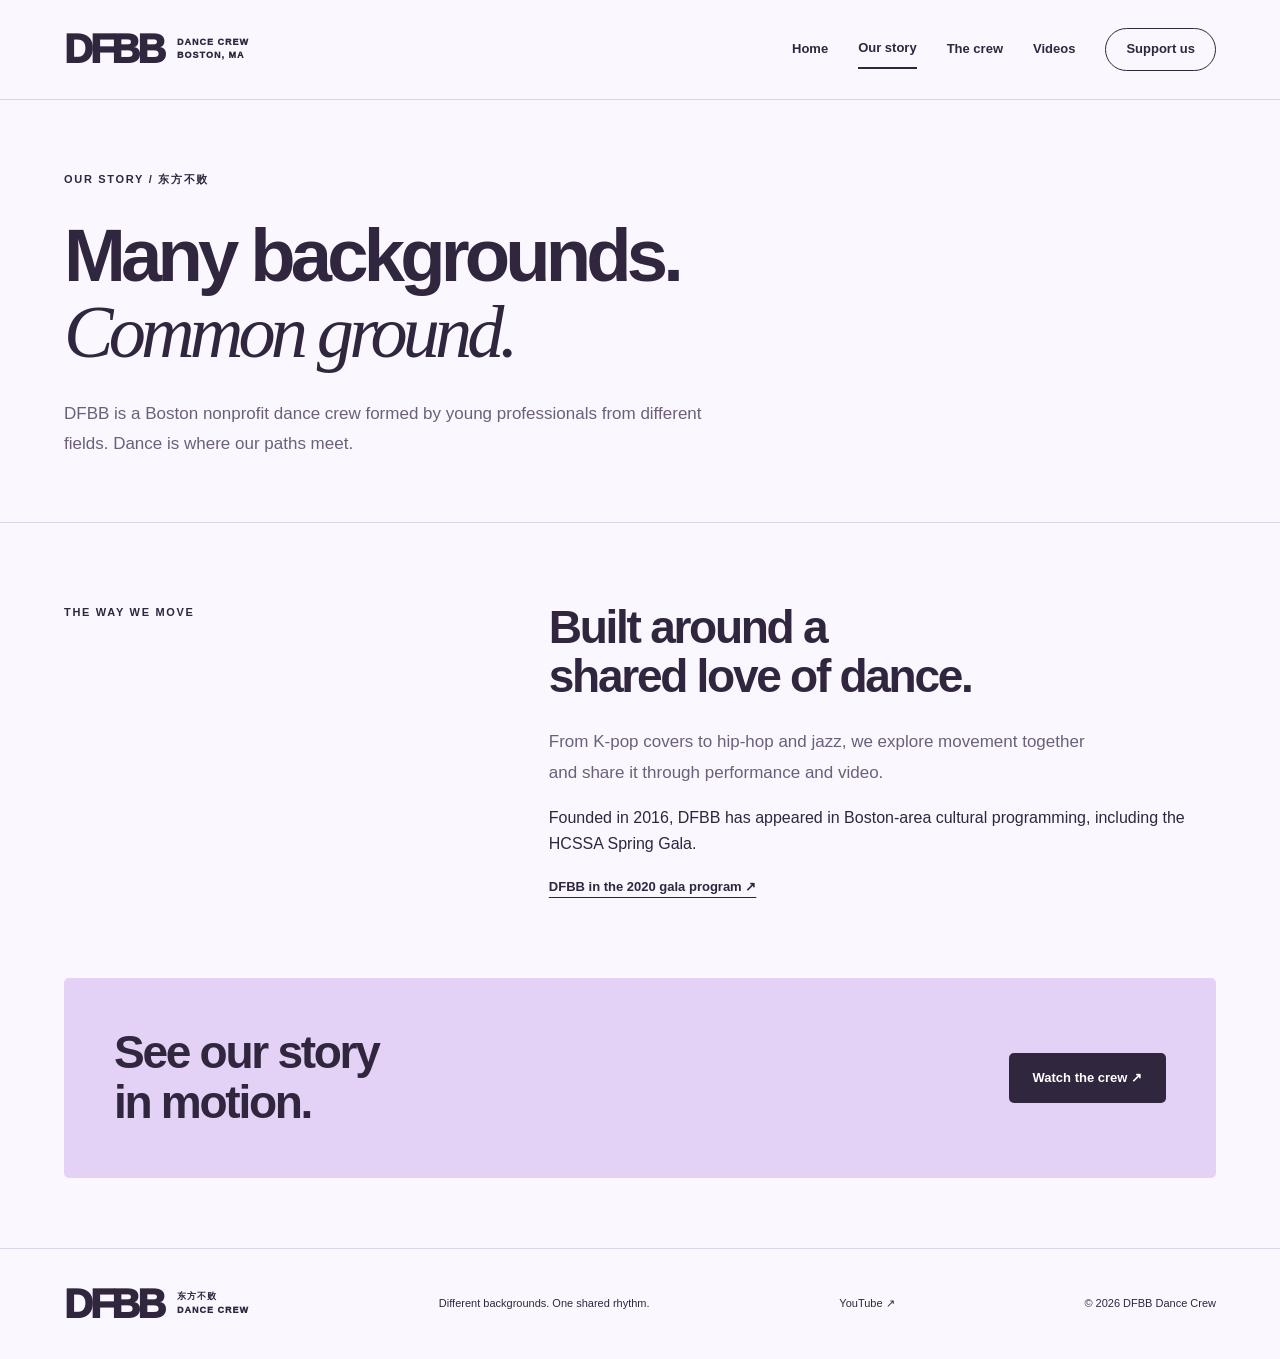
<file: dfbb-site/about.html>
<!doctype html><html lang="en"><head><meta charset="utf-8"><meta name="viewport" content="width=device-width, initial-scale=1"><meta name="description" content="DFBB is a nonprofit dance crew in Boston, bringing together young professionals through dance."><title>Our story | DFBB Dance Crew</title><link rel="stylesheet" href="styles.css"><link rel="icon" href="favicon.svg" type="image/svg+xml"></head><body><a class="skip" href="#main">Skip to content</a><header><a class="logo" href="index.html" aria-label="DFBB home">DFBB<span> DANCE CREW<br> BOSTON, MA</span></a><nav aria-label="Main navigation"><a href="index.html">Home</a><a href="about.html" aria-current="page">Our story</a><a href="members.html">The crew</a><a href="videos.html">Videos</a><a href="support.html">Support us</a></nav></header><main id="main"><section class="page-heading"><p class="eyebrow">OUR STORY / 东方不败</p><h1>Many backgrounds.<br><em>Common ground.</em></h1><p class="intro">DFBB is a Boston nonprofit dance crew formed by young professionals from different fields. Dance is where our paths meet.</p></section><section class="section split"><p class="eyebrow">THE WAY WE MOVE</p><div><h2>Built around a<br>shared love of dance.</h2><p class="intro">From K-pop covers to hip-hop and jazz, we explore movement together and share it through performance and video.</p><p>Founded in 2016, DFBB has appeared in Boston-area cultural programming, including the HCSSA Spring Gala.</p><a class="text-link" href="https://hcssa.github.io/spring/" target="_blank" rel="noopener noreferrer">DFBB in the 2020 gala program ↗</a></div></section><section class="support-banner"><h2>See our story<br>in motion.</h2><a class="button dark" href="videos.html">Watch the crew ↗</a></section></main><footer><a class="logo" href="index.html">DFBB<span>东方不败<br>DANCE CREW</span></a><p>Different backgrounds. One shared rhythm.</p><a href="https://www.youtube.com/@dfbbdance" target="_blank" rel="noopener noreferrer">YouTube ↗</a><small>© 2026 DFBB Dance Crew</small></footer></body></html>
</file>
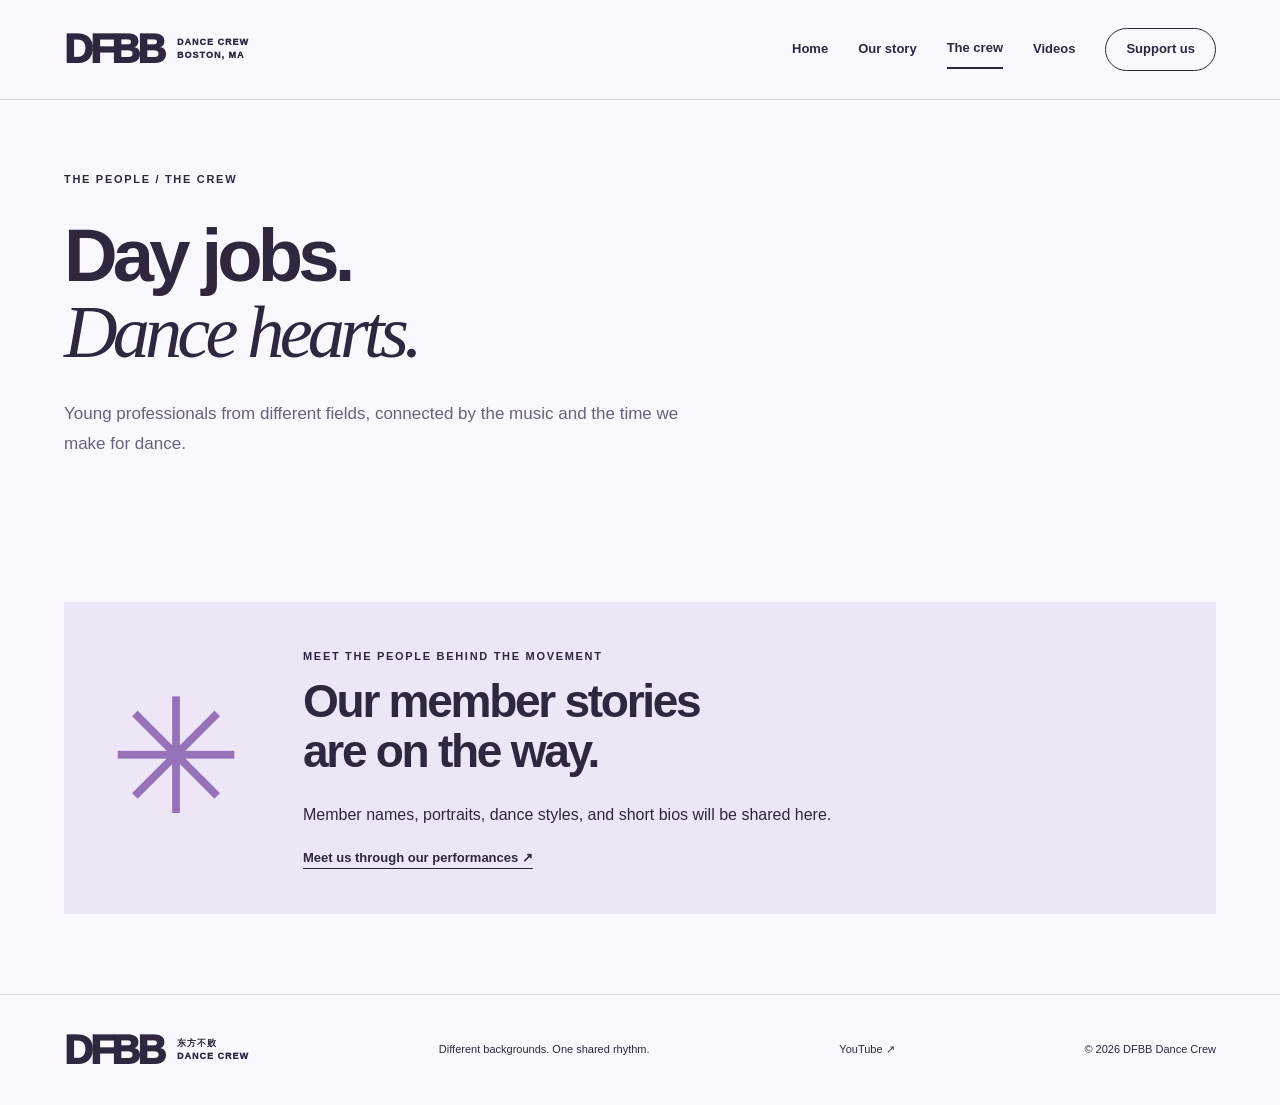
<file: dfbb-site/members.html>
<!doctype html><html lang="en"><head><meta charset="utf-8"><meta name="viewport" content="width=device-width, initial-scale=1"><meta name="description" content="DFBB is a nonprofit dance crew in Boston, bringing together young professionals through dance."><title>The crew | DFBB Dance Crew</title><link rel="stylesheet" href="styles.css"><link rel="icon" href="favicon.svg" type="image/svg+xml"></head><body><a class="skip" href="#main">Skip to content</a><header><a class="logo" href="index.html" aria-label="DFBB home">DFBB<span> DANCE CREW<br> BOSTON, MA</span></a><nav aria-label="Main navigation"><a href="index.html">Home</a><a href="about.html">Our story</a><a href="members.html" aria-current="page">The crew</a><a href="videos.html">Videos</a><a href="support.html">Support us</a></nav></header><main id="main"><section class="page-heading"><p class="eyebrow">THE PEOPLE / THE CREW</p><h1>Day jobs.<br><em>Dance hearts.</em></h1><p class="intro">Young professionals from different fields, connected by the music and the time we make for dance.</p></section><section class="section"><div class="member-empty"><span class="big-star" aria-hidden="true">✳</span><div><p class="eyebrow">MEET THE PEOPLE BEHIND THE MOVEMENT</p><h2>Our member stories<br>are on the way.</h2><p>Member names, portraits, dance styles, and short bios will be shared here.</p><a class="text-link" href="videos.html">Meet us through our performances ↗</a></div></div></section></main><footer><a class="logo" href="index.html">DFBB<span>东方不败<br>DANCE CREW</span></a><p>Different backgrounds. One shared rhythm.</p><a href="https://www.youtube.com/@dfbbdance" target="_blank" rel="noopener noreferrer">YouTube ↗</a><small>© 2026 DFBB Dance Crew</small></footer></body></html>
</file>
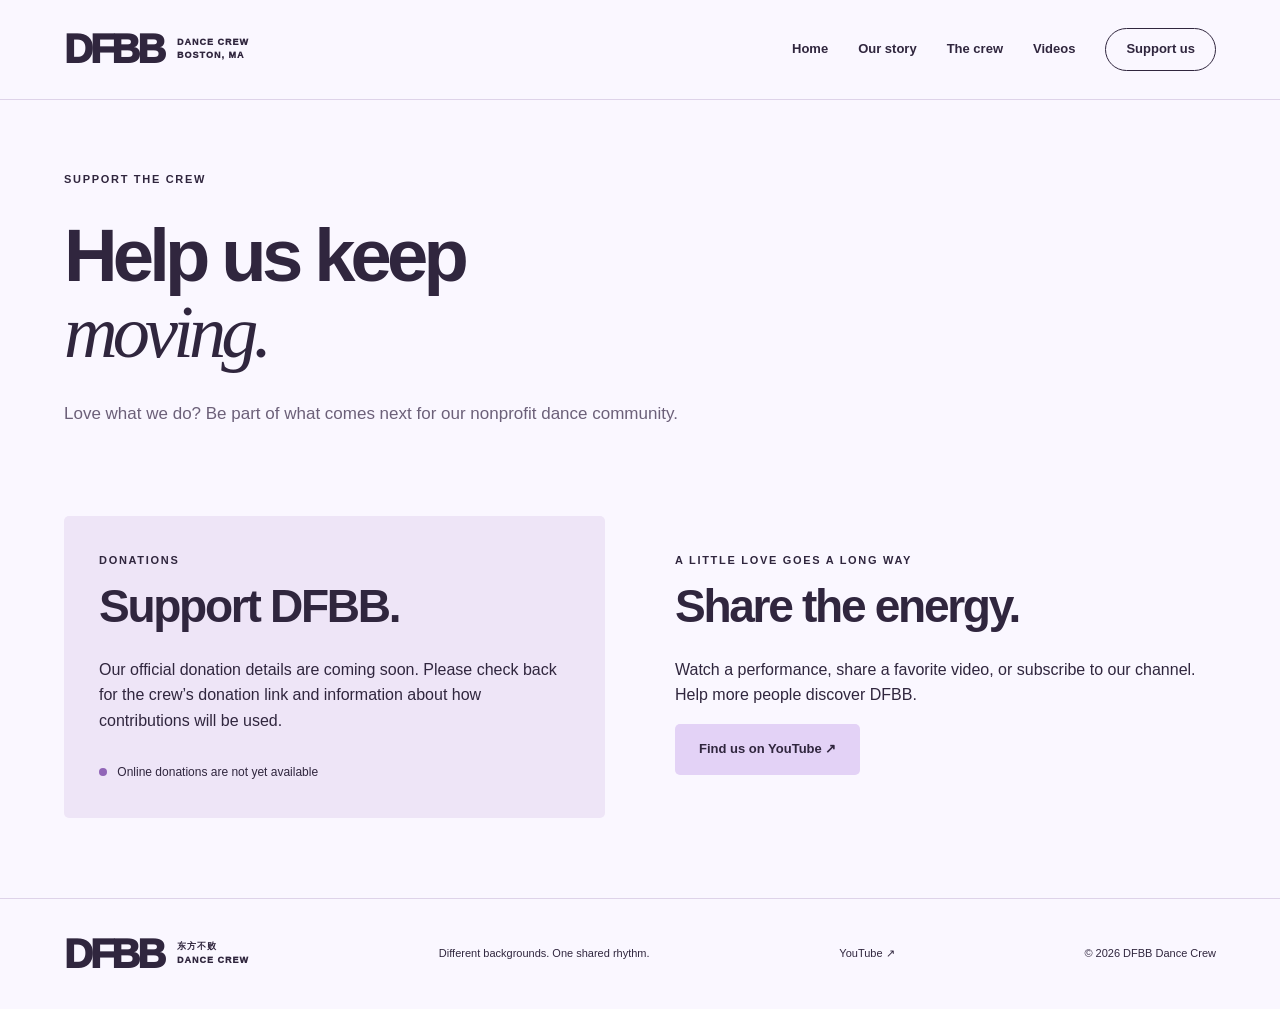
<file: dfbb-site/support.html>
<!doctype html><html lang="en"><head><meta charset="utf-8"><meta name="viewport" content="width=device-width, initial-scale=1"><meta name="description" content="DFBB is a nonprofit dance crew in Boston, bringing together young professionals through dance."><title>Support DFBB | DFBB Dance Crew</title><link rel="stylesheet" href="styles.css"><link rel="icon" href="favicon.svg" type="image/svg+xml"></head><body><a class="skip" href="#main">Skip to content</a><header><a class="logo" href="index.html" aria-label="DFBB home">DFBB<span> DANCE CREW<br> BOSTON, MA</span></a><nav aria-label="Main navigation"><a href="index.html">Home</a><a href="about.html">Our story</a><a href="members.html">The crew</a><a href="videos.html">Videos</a><a href="support.html" aria-current="page">Support us</a></nav></header><main id="main"><section class="page-heading"><p class="eyebrow">SUPPORT THE CREW</p><h1>Help us keep<br><em>moving.</em></h1><p class="intro">Love what we do? Be part of what comes next for our nonprofit dance community.</p></section><section class="section support-grid"><article class="donation-panel"><p class="eyebrow">DONATIONS</p><h2>Support DFBB.</h2><p>Our official donation details are coming soon. Please check back for the crew’s donation link and information about how contributions will be used.</p><p class="status"><span class="dot"></span> Online donations are not yet available</p></article><article><p class="eyebrow">A LITTLE LOVE GOES A LONG WAY</p><h2>Share the energy.</h2><p>Watch a performance, share a favorite video, or subscribe to our channel. Help more people discover DFBB.</p><a class="button" href="https://www.youtube.com/@dfbbdance" target="_blank" rel="noopener noreferrer">Find us on YouTube ↗</a></article></section></main><footer><a class="logo" href="index.html">DFBB<span>东方不败<br>DANCE CREW</span></a><p>Different backgrounds. One shared rhythm.</p><a href="https://www.youtube.com/@dfbbdance" target="_blank" rel="noopener noreferrer">YouTube ↗</a><small>© 2026 DFBB Dance Crew</small></footer></body></html>
</file>
<file: dfbb-site/styles.css>
:root{--ink:#30263e;--paper:#faf7ff;--lavender:#e3d2f6;--muted:#6c6079}*{box-sizing:border-box}body{margin:0;background:var(--paper);color:var(--ink);font-family:Arial,Helvetica,sans-serif;line-height:1.6}a{color:inherit;text-decoration:none}a:focus-visible{outline:3px solid #8256ae;outline-offset:6px}header{max-width:1500px;margin:auto;padding:28px 5%;display:flex;align-items:center;justify-content:space-between;border-bottom:1px solid #ded3e9;gap:25px}.logo{display:flex;align-items:center;font-size:40px;font-weight:950;letter-spacing:-3px;line-height:1}.logo span{letter-spacing:1px;font-size:9px;margin-left:14px;line-height:1.5}nav{display:flex;gap:30px;font-size:13px;font-weight:700;align-items:center}nav a{padding:8px 0}nav a[aria-current]{border-bottom:2px solid var(--ink)}nav a:last-child{padding:10px 20px;border:1px solid;border-radius:30px}.hero{max-width:1500px;margin:auto;padding:70px 5% 60px;display:grid;grid-template-columns:1.05fr 1fr;gap:45px;align-items:center}.eyebrow{font-size:11px;font-weight:700;letter-spacing:1.7px;line-height:1.8}.dot{display:inline-block;width:8px;height:8px;border-radius:50%;background:#9165b7;margin-right:7px}h1,h2,h3,p{margin-top:0}h1{font-size:clamp(48px,5.8vw,87px);letter-spacing:-.065em;line-height:1.03;margin:28px 0}h1 em{font-family:Georgia,serif;font-weight:400}h2{font-size:clamp(34px,3.6vw,52px);letter-spacing:-.05em;line-height:1.08;margin-bottom:25px}h3{font-size:18px;line-height:1.35;letter-spacing:-.4px}.intro{font-size:17px;color:var(--muted);max-width:540px;line-height:1.8}.actions{display:flex;align-items:center;gap:28px;margin-top:30px}.button{display:inline-flex;align-items:center;justify-content:space-between;gap:35px;background:var(--lavender);border-radius:5px;padding:15px 24px;font-size:13px;font-weight:bold;transition:transform .15s}.button:hover{transform:translateY(-3px)}.text-link{font-size:13px;font-weight:bold;text-decoration:underline;text-underline-offset:6px}.hero-note{margin:50px 0 0;font-size:10px;letter-spacing:2px}.hero-art{position:relative;background:#30263e;display:block;min-height:480px;overflow:hidden;border-radius:4px;transform:rotate(2deg)}.hero-art img{width:100%;height:100%;position:absolute;object-fit:cover;filter:brightness(.72)}.hero-art:after{content:'';position:absolute;inset:0;background:linear-gradient(transparent 50%,#0009)}.art-top,.art-bottom{position:absolute;left:24px;right:24px;color:white;z-index:1}.art-top{top:25px;font-size:10px;letter-spacing:2px}.art-bottom{bottom:20px;font-size:30px;font-weight:900;letter-spacing:-1px;display:flex;align-items:center;justify-content:space-between}.art-bottom b{border-radius:50%;background:var(--lavender);color:var(--ink);width:55px;height:55px;text-align:center;line-height:55px}.marquee{background:var(--lavender);padding:19px 5%;display:flex;justify-content:space-between;gap:20px;font-weight:900;font-size:20px;letter-spacing:1px}.section{max-width:1500px;padding:80px 5%;margin:auto}.section-heading{display:flex;justify-content:space-between;gap:20px;align-items:end;margin-bottom:32px}.section-heading h2{margin-bottom:0}.video-grid{display:grid;grid-template-columns:repeat(3,minmax(0,1fr));gap:42px 25px}.thumb{aspect-ratio:16/9;background:#382e46;overflow:hidden;position:relative;border-radius:3px}.thumb img{width:100%;height:100%;object-fit:cover;transition:transform .3s}.video-card:hover img{transform:scale(1.04)}.play{position:absolute;right:12px;bottom:12px;background:var(--lavender);width:35px;height:35px;border-radius:50%;text-align:center;line-height:35px}.video-card .eyebrow{color:var(--muted);margin:18px 0 8px;font-size:9px}.watch{font-size:12px;border-bottom:1px solid #bbb;display:inline-block}.split{display:grid;grid-template-columns:1fr 1.5fr;border-top:1px solid #ded3e9;gap:40px}.split>div{max-width:670px}.support-banner{margin:0 5% 70px;padding:50px;background:var(--lavender);display:flex;justify-content:space-between;align-items:center;gap:35px;border-radius:5px}.support-banner h2{margin-bottom:0}.dark{background:var(--ink);color:white}footer{border-top:1px solid #ded3e9;padding:35px 5%;display:flex;align-items:center;justify-content:space-between;gap:25px;flex-wrap:wrap}footer p,footer small,footer>a:not(.logo){font-size:11px;margin:0}.page-heading{max-width:1500px;margin:auto;padding:70px 5% 45px}.page-heading .intro{max-width:660px}.member-empty{display:flex;align-items:center;gap:60px;padding:45px;background:#eee5f7}.big-star{font-size:160px;color:#9672b8;line-height:1}.support-grid{display:grid;grid-template-columns:1fr 1fr;gap:70px;padding-top:25px}.donation-panel{background:#eee5f7;padding:35px;border-radius:5px}.support-grid>article:last-child{padding:35px 0}.status{font-size:12px;margin:30px 0 0}.skip{position:absolute;top:-100px;background:var(--lavender);padding:15px;z-index:10}.skip:focus{top:0}@media(min-width:1600px){.support-banner{max-width:1350px;margin-left:auto;margin-right:auto}}@media(max-width:850px){header{flex-direction:column;align-items:flex-start;padding:22px 5%}nav{gap:20px;flex-wrap:wrap}.hero{grid-template-columns:1fr;padding-top:40px}.hero-art{min-height:380px;transform:none}.hero-note{margin-top:28px}.video-grid{grid-template-columns:repeat(2,minmax(0,1fr))}.marquee{font-size:13px;flex-wrap:wrap}.split{grid-template-columns:1fr;gap:15px}.support-banner{padding:30px;align-items:flex-start;flex-direction:column}.support-grid{grid-template-columns:1fr;gap:20px}.member-empty{gap:25px;padding:25px}.big-star{font-size:90px}}@media(max-width:520px){nav{gap:16px;font-size:11px}nav a:last-child{padding:6px 12px}.section{padding-top:48px;padding-bottom:48px}.hero{gap:30px}.hero-art{min-height:310px}.video-grid{grid-template-columns:1fr}.section-heading{align-items:start;flex-direction:column}.actions{gap:18px}.button{padding:14px 18px;gap:20px}.member-empty{flex-direction:column;align-items:flex-start}.page-heading{padding-top:40px}.marquee{gap:10px}.marquee span:last-of-type,.marquee span:last-of-type+*{display:none}footer{align-items:flex-start;flex-direction:column}}
@media(prefers-reduced-motion:reduce){*{transition:none!important}}
</file>
